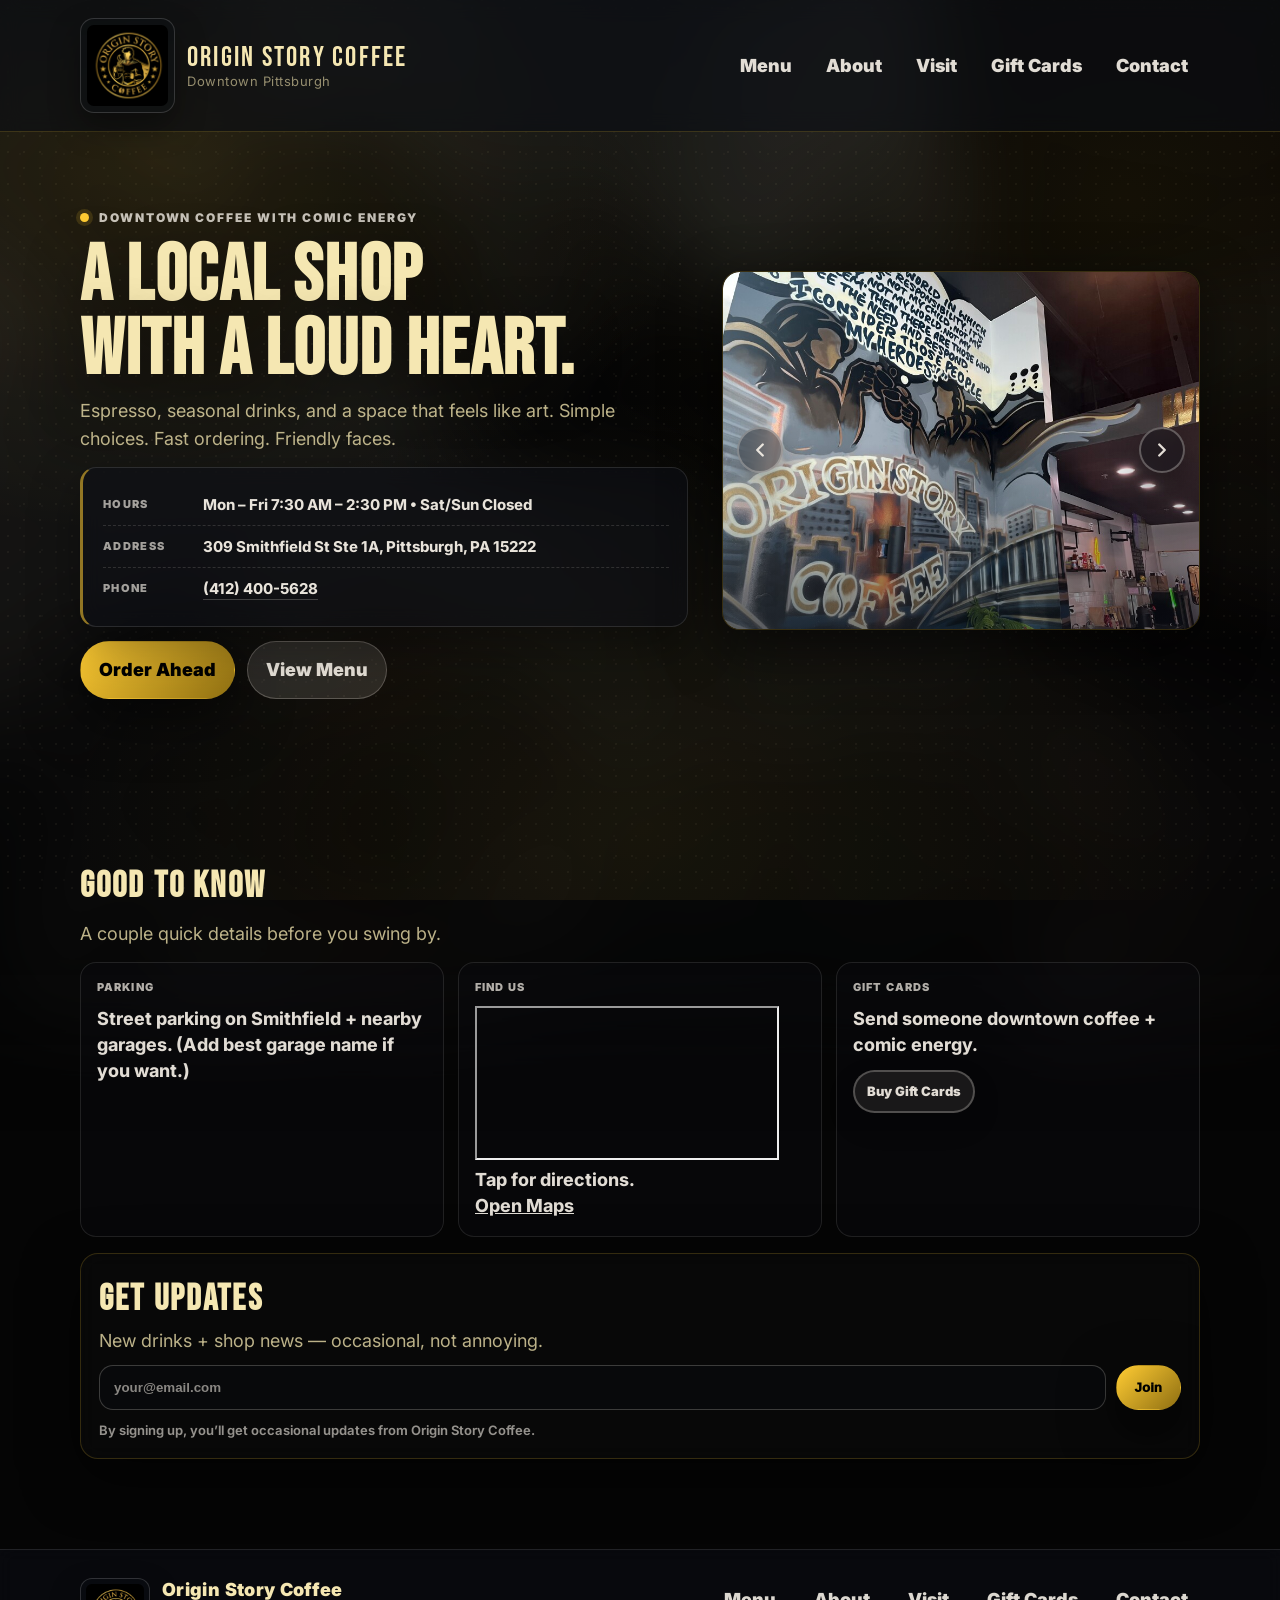
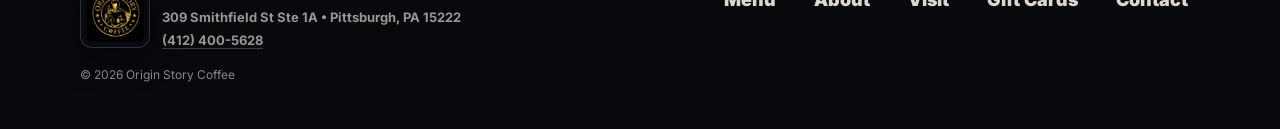
<file: index.html>
<!doctype html>
<html lang="en">
<head>
  <meta charset="utf-8" />
  <meta name="viewport" content="width=device-width, initial-scale=1" />
  <title>Origin Story Coffee</title>
  <meta name="description" content="Downtown coffee with subtle comic-book energy. Espresso, seasonal drinks, and a space that feels like art." />

  <link rel="preconnect" href="https://fonts.googleapis.com">
  <link rel="preconnect" href="https://fonts.gstatic.com" crossorigin>
  <link href="https://fonts.googleapis.com/css2?family=Bebas+Neue&family=Inter:wght@400;600;700;800;900&display=swap" rel="stylesheet">

  <link rel="stylesheet" href="assets/styles-theme-a.css" />
</head>

<body>
  <a class="skip-link" href="#main">Skip to content</a>

  <!-- Header -->
  <header class="site-header">
    <div class="container header-inner">
      <a class="brand" href="index.html" aria-label="Origin Story Coffee home">
        <img class="brand-logo" src="assets/images/logo.avif" alt="Origin Story Coffee logo">
        <span class="brand-text">
          <span class="brand-name">Origin Story Coffee</span>
          <span class="brand-tag">Downtown Pittsburgh</span>
        </span>
      </a>

      <nav class="nav" aria-label="Primary">
        <a href="menu.html">Menu</a>
        <a href="about.html">About</a>
        <a href="#visit">Visit</a>
        <a href="https://originstorycoffee.square.site/s/gift-cards" rel="noopener">Gift Cards</a>
        <a href="contact.html">Contact</a>
      </nav>

      <button class="burger" type="button" aria-label="Open menu" aria-expanded="false" data-burger>
        ☰
      </button>
    </div>

    <div class="container mobile-menu" data-mobile-menu>
      <a href="menu.html">Menu</a>
      <a href="about.html">About</a>
      <a href="#visit">Visit</a>
      <a href="https://originstorycoffee.square.site/s/gift-cards" rel="noopener">Gift Cards</a>
      <a href="contact.html">Contact</a>
    </div>
  </header>

  <main id="main">
    <!-- ABOVE THE FOLD (Simple / Poster-like) -->
    <section class="hero">
      <div class="container hero-grid">
        <!-- Left -->
        <div class="hero-copy">
          <div class="kicker">
            <span class="kdot" aria-hidden="true"></span>
            Downtown coffee with comic energy
          </div>

          <h1 class="hero-title">A LOCAL SHOP<br>WITH A LOUD HEART.</h1>

          <p class="hero-lead">
            Espresso, seasonal drinks, and a space that feels like art.
            Simple choices. Fast ordering. Friendly faces.
          </p>

          <div class="info-card" aria-label="Hours, address, and phone">
            <div class="info-row">
              <span class="info-label">Hours</span>
              <span class="info-value">Mon – Fri 7:30 AM – 2:30 PM • Sat/Sun Closed</span>
            </div>
            <div class="info-row">
              <span class="info-label">Address</span>
              <span class="info-value">309 Smithfield St Ste 1A, Pittsburgh, PA 15222</span>
            </div>
            <div class="info-row">
              <span class="info-label">Phone</span>
              <span class="info-value"><a class="tel" href="tel:+14124005628">(412) 400-5628</a></span>
            </div>
          </div>

          <!-- Only buttons you want -->
          <div class="hero-actions">
            <a class="btn btn-primary" href="/order">Order Ahead</a>
            <a class="btn btn-ghost" href="menu.html">View Menu</a>
          </div>
        </div>

        <!-- Right: Slider -->
        <aside class="slider card" aria-label="Shop photos" data-slider>
          <div class="slider-media" aria-label="Photo slideshow">
            <img class="slide is-active" src="assets/images/download.jpg" alt="Superhero mural inside Origin Story Coffee">
            <img class="slide" src="assets/images/mural.jpg" alt="Mural inside Origin Story Coffee">
            <img class="slide" src="assets/images/348s.jpg" alt="Interior view at Origin Story Coffee">

            <div class="slider-controls" aria-label="Slideshow controls">
              <button class="arrow arrow-left" type="button" aria-label="Previous photo" data-prev>
                <svg viewBox="0 0 24 24" aria-hidden="true">
                  <path d="M15 18l-6-6 6-6" fill="none" stroke="currentColor" stroke-width="2.6" stroke-linecap="round" stroke-linejoin="round"/>
                </svg>
              </button>

              <button class="arrow arrow-right" type="button" aria-label="Next photo" data-next>
                <svg viewBox="0 0 24 24" aria-hidden="true">
                  <path d="M9 6l6 6-6 6" fill="none" stroke="currentColor" stroke-width="2.6" stroke-linecap="round" stroke-linejoin="round"/>
                </svg>
              </button>
            </div>
          </div>
        </aside>
      </div>
    </section>

    <!-- BELOW THE FOLD -->
    <section class="section" id="visit">
    <div class="container">
      <div class="section-head">
        <h2 class="section-title">Good to know</h2>
        <p class="section-sub">A couple quick details before you swing by.</p>
      </div>

      <div class="info-grid">
  <!-- PARKING -->
  <div class="panel">
    <div class="panel-title">PARKING</div>
    <div class="panel-body">
      Street parking on Smithfield + nearby garages. (Add best garage name if you want.)
    </div>
  </div>

  <!-- FIND US -->
  <div class="panel" id="visit">
    <div class="panel-title">FIND US</div>
    <div class="panel-body">
      <div class="map-frame">
        <iframe
          title="Origin Story Coffee Map"
          src="https://www.google.com/maps?q=Origin%20Story%20Coffee&output=embed"
          loading="lazy"
          referrerpolicy="no-referrer-when-downgrade"
          allowfullscreen
        ></iframe>
      </div>

      <div class="map-row">
        <div class="map-hint">Tap for directions.</div>
        <a
          class="map-btn"
          href="https://www.google.com/maps/search/?api=1&query=Origin%20Story%20Coffee"
          target="_blank"
          rel="noreferrer"
        >
          Open Maps
        </a>
      </div>
    </div>
  </div>

  <!-- GIFT CARDS -->
  <div class="panel">
    <div class="panel-title">GIFT CARDS</div>
    <div class="panel-body">
      Send someone downtown coffee + comic energy.

      <div class="panel-actions">
        <a
          class="mini-btn"
          href="https://originstorycoffee.square.site/s/gift-cards"
          target="_blank"
          rel="noopener noreferrer"
        >
          Buy Gift Cards
        </a>
      </div>
    </div>
  </div>
</div>


        <!-- Email signup (Netlify Forms) -->
        <div class="signup card">
          <div class="signup-copy">
            <h2 class="section-title">Get updates</h2>
            <p class="section-sub">New drinks + shop news — occasional, not annoying.</p>
          </div>

          <form name="newsletter" method="POST" data-netlify="true" netlify-honeypot="bot-field" class="signup-form">
            <input type="hidden" name="form-name" value="newsletter" />
            <p class="hidden">
              <label>Don’t fill this out: <input name="bot-field" /></label>
            </p>

            <label class="sr-only" for="email">Email</label>
            <input id="email" name="email" type="email" placeholder="your@email.com" required>
            <button class="btn btn-primary" type="submit">Join</button>
          </form>

          <p class="fineprint">By signing up, you’ll get occasional updates from Origin Story Coffee.</p>
        </div>
      </div>
    </section>

    <footer class="footer">
      <div class="container footer-inner">
        <div class="footer-left">
          <div class="footer-brand">
            <img class="brand-logo small" src="assets/images/logo.avif" alt="">
            <div>
              <div class="footer-name">Origin Story Coffee</div>
              <div class="footer-tag">309 Smithfield St Ste 1A • Pittsburgh, PA 15222</div>
              <div class="footer-tag"><a class="tel" href="tel:+14124005628">(412) 400-5628</a></div>
            </div>
          </div>
        </div>

        <div class="footer-links">
          <a href="menu.html">Menu</a>
          <a href="about.html">About</a>
          <a href="#visit">Visit</a>
          <a href="https://originstorycoffee.square.site/s/gift-cards" rel="noopener">Gift Cards</a>
          <a href="contact.html">Contact</a>
        </div>
      </div>

      <div class="container footer-bottom">
        © <span id="year"></span> Origin Story Coffee
      </div>
    </footer>

    <!-- Mobile sticky order -->
    <div class="mobile-order">
      <a href="/order">Order Ahead</a>
    </div>
  </main>

  <script>
    // Mobile nav
    const burger = document.querySelector('[data-burger]');
    const mobileMenu = document.querySelector('[data-mobile-menu]');
    if (burger && mobileMenu) {
      burger.addEventListener('click', () => {
        const open = mobileMenu.classList.toggle('is-open');
        burger.setAttribute('aria-expanded', open ? 'true' : 'false');
      });
    }

    // Footer year
    document.getElementById('year').textContent = new Date().getFullYear();

    // Slider (arrows + swipe/drag)
    const slider = document.querySelector('[data-slider]');
    if (slider) {
      const slides = Array.from(slider.querySelectorAll('.slide'));
      const media = slider.querySelector('.slider-media');
      const prevBtn = slider.querySelector('[data-prev]');
      const nextBtn = slider.querySelector('[data-next]');

      let idx = 0;
      let timer = null;

      function show(i) {
        idx = (i + slides.length) % slides.length;
        slides.forEach((s, n) => s.classList.toggle('is-active', n === idx));
      }
      function next() { show(idx + 1); }
      function prev() { show(idx - 1); }

      function start() {
        stop();
        timer = setInterval(next, 4200);
      }
      function stop() {
        if (timer) clearInterval(timer);
        timer = null;
      }

      prevBtn.addEventListener('click', () => { prev(); start(); });
      nextBtn.addEventListener('click', () => { next(); start(); });

      // drag/swipe
      let down = false;
      let startX = 0;
      let lastX = 0;
      const THRESHOLD = 40;

      function pointerDown(x){
        down = true;
        startX = x;
        lastX = x;
        stop();
      }
      function pointerMove(x){
        if (!down) return;
        lastX = x;
      }
      function pointerUp(){
        if (!down) return;
        down = false;
        const dx = lastX - startX;
        if (Math.abs(dx) > THRESHOLD) {
          dx < 0 ? next() : prev();
        }
        start();
      }

      media.addEventListener('mousedown', (e) => pointerDown(e.clientX));
      window.addEventListener('mousemove', (e) => pointerMove(e.clientX));
      window.addEventListener('mouseup', pointerUp);

      media.addEventListener('touchstart', (e) => pointerDown(e.touches[0].clientX), { passive: true });
      media.addEventListener('touchmove', (e) => pointerMove(e.touches[0].clientX), { passive: true });
      media.addEventListener('touchend', pointerUp);

      start();
    }
  </script>
</body>
</html>
</file>
<file: assets/styles-theme-a.css>
/* =========================================================
   ORIGIN STORY — CLEAN COMIC IMMERSION (SIMPLE + SPACED)
   ========================================================= */

:root{
  --bg: #050505;

  /* Pittsburgh black + gold */
  --red:  #c9a227;   /* reused as gold in gradients/buttons */
  --blue: #000000;   /* reused as black in gradients/buttons */
  --gold: #ffcc33;

  --text: #f5e7b2;
  --muted: rgba(245,231,178,.76);
  --muted2: rgba(245,231,178,.58);

  --surface: rgba(10,10,10,.78);
  --border: rgba(255,204,51,.18);
  --shadow: 0 18px 55px rgba(0,0,0,.58);

  --radius: 18px;
  --max: 1120px;
  --pad: clamp(16px, 3vw, 32px);

  --h1: clamp(44px, 7.2vw, 78px);
  --h2: clamp(22px, 3.8vw, 36px);
  --p:  clamp(15px, 2.2vw, 18px);
}

*{ box-sizing:border-box; }
html,body{ height:100%; }
img{ max-width:100%; display:block; }
a{ color:inherit; }
a:hover{ text-decoration:none; }

body{
  margin:0;
  background: var(--bg);
  color: var(--text);
  font: 400 var(--p)/1.55 "Inter", system-ui, -apple-system, Segoe UI, Roboto, Arial;
  overflow-x:hidden;
}

/* Subtle comic immersion: blurred hero mural + color bleed + halftone */
body::before{
  content:"";
  position:fixed;
  inset:-10%;
  z-index:-2;
  background:
    linear-gradient(180deg, rgba(5,5,5,.40), rgba(5,5,5,.84)),
    url("images/download.jpg") center/cover no-repeat;
  filter: blur(38px) saturate(.75) contrast(1.08) brightness(.62);
  transform: scale(1.10);
  opacity: .42;
}

body::after{
  content:"";
  position:fixed;
  inset:0;
  z-index:-1;
  pointer-events:none;
  background:
    radial-gradient(900px 600px at 12% 18%, rgba(255,204,51,.14), transparent 62%),
    radial-gradient(900px 700px at 88% 22%, rgba(201,162,39,.10), transparent 65%),
    radial-gradient(820px 620px at 50% 92%, rgba(255,204,51,.08), transparent 70%),
    radial-gradient(rgba(245,231,178,.06) 1px, transparent 1px),
    radial-gradient(rgba(245,231,178,.03) 1px, transparent 1px),
    radial-gradient(1200px 720px at 50% 24%, transparent 35%, rgba(0,0,0,.72) 100%);
  background-size: auto, auto, auto, 16px 16px, 22px 22px, auto;
  background-position: center, center, center, 0 0, 9px 11px, center;
  opacity:.82;
  mix-blend-mode: screen;
}

.container{
  width:min(var(--max), calc(100% - (var(--pad)*2)));
  margin-inline:auto;
}

.skip-link{
  position:absolute;
  left:-999px;
  top:10px;
  background:#fff;
  color:#000;
  padding:10px 12px;
  border-radius:12px;
  z-index:999;
}
.skip-link:focus{ left:10px; }

/* =========================================================
   HEADER (BIGGER LOGO)
   ========================================================= */

.site-header{
  position:sticky;
  top:0;
  z-index:30;
  background: rgba(11,14,20,.62);
  backdrop-filter: blur(10px);
  border-bottom:1px solid var(--border);
}

.header-inner{
  display:flex;
  align-items:center;
  justify-content:space-between;
  gap: 18px;
  padding: 18px 0;
}

.brand{
  display:flex;
  align-items:center;
  gap:12px;
  min-width: 260px;
  text-decoration:none;
}

.brand-logo{
  width:95px;
  height:auto;
  object-fit: contain;
  border-radius: 14px;
  border:1px solid rgba(255,255,255,.16);
  background: rgba(14,16,22,.35);
  padding: 6px;
  box-shadow: 0 14px 30px rgba(0,0,0,.38);
}

.brand-logo.small{
  width:70px;
  height:70px;
  border-radius: 12px;
  padding: 5px;
}

.brand-text{ display:flex; flex-direction:column; line-height:1.1; }
.brand-name{
  font-family:"Bebas Neue", system-ui;
  font-size: 28px;
  letter-spacing:.08em;
}
.brand-tag{
  font-size: 13px;
  color: var(--muted2);
  letter-spacing:.04em;
}

.nav{
  display:flex;
  align-items:center;
  gap: 10px;
}

.nav a{
  padding:10px 12px;
  border-radius:999px;
  font-weight: 900;
  color: rgba(244,239,230,.92);
  text-decoration:none;
}
.nav a:hover{
  background: rgba(244,239,230,.10);
}

.burger{
  display:none;
  background: rgba(14,16,22,.30);
  border:1px solid rgba(244,239,230,.22);
  color: rgba(244,239,230,.92);
  border-radius:12px;
  padding:10px 12px;
}

.mobile-menu{
  display:none;
  padding: 10px 0 16px;
}
.mobile-menu a{
  display:block;
  padding:12px 12px;
  border-radius:14px;
  font-weight:900;
  color: rgba(244,239,230,.92);
  text-decoration:none;
}
.mobile-menu a:hover{ background: rgba(244,239,230,.10); }
.mobile-menu.is-open{ display:block; }

/* =========================================================
   HERO (Simple + Balanced)
   ========================================================= */

.hero{
  padding: clamp(36px, 5.5vw, 84px) 0;
}

.hero-grid{
  display:grid;
  grid-template-columns: 1.12fr .88fr;
  gap: clamp(16px, 3.2vw, 34px);
  align-items: center;
}

.kicker{
  display:inline-flex;
  align-items:center;
  gap:10px;
  font-weight: 900;
  letter-spacing:.16em;
  text-transform:uppercase;
  font-size: 12px;
  color: rgba(244,239,230,.80);
}

.kdot{
  width: 9px;
  height: 9px;
  border-radius: 999px;
  background: var(--gold);
  box-shadow: 0 0 0 4px rgba(255,204,51,.14);
}

.hero-title{
  margin: 10px 0 10px;
  font-family:"Bebas Neue", system-ui;
  font-size: var(--h1);
  line-height: .94;
  letter-spacing: .02em;
  text-shadow: 0 18px 60px rgba(0,0,0,.45);
}

.hero-lead{
  margin: 0 0 14px;
  color: var(--muted);
  max-width: 62ch;
}

.info-card{
  margin-top: 14px;
  background: rgba(14,16,22,.55);
  border: 1px solid rgba(255,255,255,.12);
  border-radius: 16px;
  padding: 12px 14px;
  backdrop-filter: blur(10px);
  box-shadow: 0 18px 50px rgba(0,0,0,.34);
  max-width: 620px;
}

.info-row{
  display:flex;
  gap:12px;
  padding: 8px 0;
  border-bottom: 1px dashed rgba(244,239,230,.14);
}
.info-row:last-child{ border-bottom:0; }

.info-label{
  min-width: 76px;
  font-weight: 950;
  text-transform: uppercase;
  letter-spacing: .10em;
  font-size: 11px;
  color: rgba(244,239,230,.72);
}

.info-value{
  color: rgba(244,239,230,.92);
  font-weight: 750;
}

.tel{
  border-bottom: 1px solid rgba(244,239,230,.22);
  text-decoration:none;
}
.tel:hover{ border-bottom-color: rgba(244,239,230,.55); }

.hero-actions{
  display:flex;
  gap: 12px;
  margin-top: 14px;
  flex-wrap: wrap;
}

.btn{
  display:inline-flex;
  align-items:center;
  justify-content:center;
  padding: 14px 18px;
  border-radius: 999px;
  font-weight: 950;
  border: 1px solid transparent;
  text-decoration:none;
}

.btn-primary{
  background: linear-gradient(135deg, #ffcc33, #8f6f12);
  color: #000;
  box-shadow: var(--shadow);
}

.btn-ghost{
  background: rgba(244,239,230,.12);
  border-color: rgba(244,239,230,.24);
  color: rgba(244,239,230,.94);
}

.btn:hover{ filter: saturate(1.05) contrast(1.02); }

/* =========================================================
   SLIDER (Perfectly centered arrows)
   ========================================================= */

.card{
  background: var(--surface);
  border: 1px solid var(--border);
  border-radius: var(--radius);
  box-shadow: var(--shadow);
  backdrop-filter: blur(10px);
}

.slider{
  overflow:hidden;
}

.slider-media{
  position: relative;
  aspect-ratio: 4 / 3;
  overflow: hidden;
  border-radius: calc(var(--radius) - 2px);
  cursor: grab;
  user-select:none;
  touch-action: pan-y;
}

.slider-media:active{ cursor: grabbing; }

.slide{
  position:absolute;
  inset:0;
  width:100%;
  height:100%;
  object-fit: cover;
  opacity: 0;
  transform: scale(1.02);
  transition: opacity .45s ease, transform .45s ease;
  filter: saturate(1.14) contrast(1.06);
}

.slide.is-active{
  opacity: 1;
  transform: scale(1.00);
}

.slider-media::after{
  content:"";
  position:absolute;
  inset:0;
  background: linear-gradient(180deg, transparent 48%, rgba(11,14,20,.56));
  pointer-events:none;
}

.slider-controls{
  position:absolute;
  inset:0;
  display:flex;
  align-items:center;          /* vertical center */
  justify-content:space-between;
  padding: 0 14px;
  pointer-events:none;
  z-index: 10;
}

.arrow{
  pointer-events:auto;
  width: 46px;
  height: 46px;
  border-radius: 999px;
  border: 2px solid rgba(244,239,230,.30);
  background: rgba(14,16,22,.42);
  color: rgba(244,239,230,.92);
  display:flex;
  align-items:center;
  justify-content:center;
  box-shadow: 0 14px 30px rgba(0,0,0,.35);
  backdrop-filter: blur(10px);
  padding: 0;
  margin: 0;
}

.arrow:hover{ background: rgba(244,239,230,.10); }
.arrow:active{ transform: scale(.98); }

.arrow svg{
  width: 22px;
  height: 22px;
  display:block;
}

/* =========================================================
   BELOW THE FOLD
   ========================================================= */

.section{
  padding: clamp(44px, 7vw, 96px) 0;
}

.section-head{
  margin-bottom: 14px;
  display:grid;
  gap: 6px;
}

.section-title{
  margin:0;
  font-family:"Bebas Neue", system-ui;
  font-size: var(--h2);
  letter-spacing: .06em;
}

.section-sub{
  margin:0;
  color: var(--muted);
}

.info-grid{
  display:grid;
  grid-template-columns: repeat(3, 1fr);
  gap: 14px;
}

.panel{
  border: 1px solid rgba(255,255,255,.10);
  background: rgba(14,16,22,.30);
  border-radius: 16px;
  padding: 16px;
}

.panel-title{
  font-weight: 950;
  letter-spacing: .10em;
  text-transform: uppercase;
  font-size: 11px;
  color: rgba(244,239,230,.72);
  margin-bottom: 10px;
}

.panel-body{
  color: rgba(244,239,230,.92);
  font-weight: 750;
  line-height: 1.45;
}

.panel-actions{
  display:flex;
  gap:10px;
  margin-top: 12px;
  flex-wrap:wrap;
}

.mini-btn{
  display:inline-flex;
  align-items:center;
  justify-content:center;
  padding: 10px 12px;
  border-radius: 999px;
  border: 2px solid rgba(244,239,230,.26);
  background: rgba(244,239,230,.08);
  font-weight: 900;
  font-size: 13px;
  text-decoration:none;
  box-shadow: 0 12px 26px rgba(0,0,0,.22);
}
.mini-btn:hover{ background: rgba(244,239,230,.12); }

/* Signup */
.signup{
  margin-top: 16px;
  padding: 18px;
}

.signup-form{
  display:flex;
  gap: 10px;
  flex-wrap:wrap;
  align-items:center;
  margin-top: 10px;
}

.signup-form input[type="email"]{
  flex: 1 1 240px;
  min-width: 240px;
  padding: 14px 14px;
  border-radius: 14px;
  border: 1px solid rgba(244,239,230,.22);
  background: rgba(14,16,22,.35);
  color: rgba(244,239,230,.92);
  font-weight: 700;
  outline: none;
}

.signup-form input[type="email"]::placeholder{
  color: rgba(244,239,230,.55);
}

.signup-form input[type="email"]:focus{
  border-color: rgba(255,204,51,.65);
  box-shadow: 0 0 0 4px rgba(255,204,51,.16);
}

.fineprint{
  margin: 10px 0 0;
  color: rgba(244,239,230,.60);
  font-size: 13px;
  font-weight: 650;
}

.hidden{ display:none; }

/* screen-reader only */
.sr-only{
  position:absolute;
  width:1px;height:1px;
  padding:0;margin:-1px;
  overflow:hidden;clip:rect(0,0,0,0);
  white-space:nowrap;border:0;
}

/* =========================================================
   FOOTER
   ========================================================= */

.footer{
  padding: 26px 0 44px;
  border-top: 1px solid rgba(255,255,255,.10);
  background: rgba(11,14,20,.55);
  backdrop-filter: blur(8px);
}

.footer-inner{
  display:flex;
  align-items:flex-start;
  justify-content:space-between;
  gap: 16px;
}

.footer-brand{
  display:flex;
  align-items:center;
  gap: 12px;
}

.footer-name{
  font-weight: 950;
  letter-spacing: .02em;
}

.footer-tag{
  color: rgba(244,239,230,.62);
  font-weight: 700;
  font-size: 13px;
  margin-top: 3px;
}

.footer-links{
  display: flex;
  align-items: center;
  justify-content: flex-start; /* desktop */
  flex-wrap: nowrap;           /* desktop: keep one row */
  gap: 14px;
}


.footer-links a{
  padding: 10px 12px;
  border-radius: 999px;
  font-weight: 900;
  color: rgba(244,239,230,.90);
  text-decoration:none;
}
.footer-links a:hover{ background: rgba(244,239,230,.10); }

.footer-bottom{
  margin-top: 16px;
  color: rgba(244,239,230,.55);
  font-size: 12px;
}



/* Mobile sticky order */
.mobile-order{
  position:fixed;
  left: 12px;
  right: 12px;
  bottom: 12px;
  z-index: 40;
  display:none;
}

.mobile-order a{
  display:flex;
  justify-content:center;
  padding: 14px 16px;
  border-radius: 16px;
  font-weight: 950;
  background: linear-gradient(135deg, #ffcc33, #8f6f12);
  color: #000;
  box-shadow: 0 18px 45px rgba(0,0,0,.55);
  text-decoration:none;
}

/* ===== FIX: Hero info card alignment ===== */

.info-card{
  padding: 16px 18px;
}

/* Make each row a clean two-column grid */
.info-row{
  display: grid;
  grid-template-columns: 86px 1fr;
  align-items: center;
  gap: 14px;

  padding: 10px 0;
  border-bottom: 1px dashed rgba(244,239,230,.14);
}

.info-row:last-child{
  border-bottom: none;
}

/* Label column */
.info-label{
  min-width: unset; /* remove old constraint */
  font-size: 11px;
  letter-spacing: .12em;
  text-transform: uppercase;
  color: rgba(244,239,230,.65);
  line-height: 1;
}

/* Value column */
.info-value{
  font-size: 15px;
  line-height: 1.4;
  color: rgba(244,239,230,.95);
}

/* Phone link should not drop baseline */
.info-value .tel{
  line-height: inherit;
  display: inline-block;
}

/* Desktop: give the card a visual anchor */
@media (min-width: 900px){
  .info-card{
    border-left: 3px solid rgba(255,204,51,.55);
    padding-left: 20px;
  }
}

/* =========================================================
   RESPONSIVE
   ========================================================= */

@media (max-width: 980px){
  .nav{ display:none; }
  .burger{ display:inline-flex; }
}

@media (max-width: 900px){
  .hero-grid{ grid-template-columns: 1fr; }
  .info-grid{ grid-template-columns: 1fr; }
  .footer-inner{ flex-direction: column; }
  .mobile-order{ display:block; }
}

@media (max-width: 520px){
  .arrow{ width: 42px; height: 42px; }
  .arrow svg{ width: 20px; height: 20px; }
  .info-label{ min-width: 68px; }
}

/* ===== Mobile CTA focus: 1 primary (sticky), 1 secondary (hero) ===== */
@media (max-width: 900px){
  /* Hide hero "Order Ahead" so it isn't duplicated with sticky bar */
  .hero-actions .btn-primary{
    display: none;
  }

  /* Make View Menu larger + full width */
  .hero-actions .btn-ghost{
    width: 100%;
    justify-content: center;
    padding: 16px 18px;
    font-size: 16px;
  }

  /* Tighten hero spacing */
  .hero{
    padding: 26px 0 44px;
  }

  .hero-title{
    margin: 10px 0 10px;
    line-height: .92;
  }

  .hero-lead{
    margin: 0 0 12px;
  }

  .info-card{
    margin-top: 12px;
  }

  /* Give sticky bar a little breathing room from screen edges */
  .mobile-order{
    left: 12px;
    right: 12px;
    bottom: 12px;
  }

  /* Prevent sticky bar from covering content */
  main{
    padding-bottom: 84px;
  }
}

@media (max-width: 900px){
  .mobile-order a{
    font-size: 16px;
    letter-spacing: .02em;
  }
}

@media (max-width: 768px) {
  .footer-links {
    justify-content: flex-start;
    flex-wrap: wrap;
    gap: 8px 16px;
    max-width: 320px;   /* KEY LINE */
    margin: 8px 0 0;
  }

  .footer-links a{
    padding: 10px 14px;        /* slightly tighter */
    font-weight: 700;          /* less aggressive than 900 */
    font-size: 16px;           /* better tap/read on mobile */
  }
}

@media (max-width: 768px) {
  .footer .brand-logo.small{
    width: 65px;
    height: auto;
  }
}
</file>
